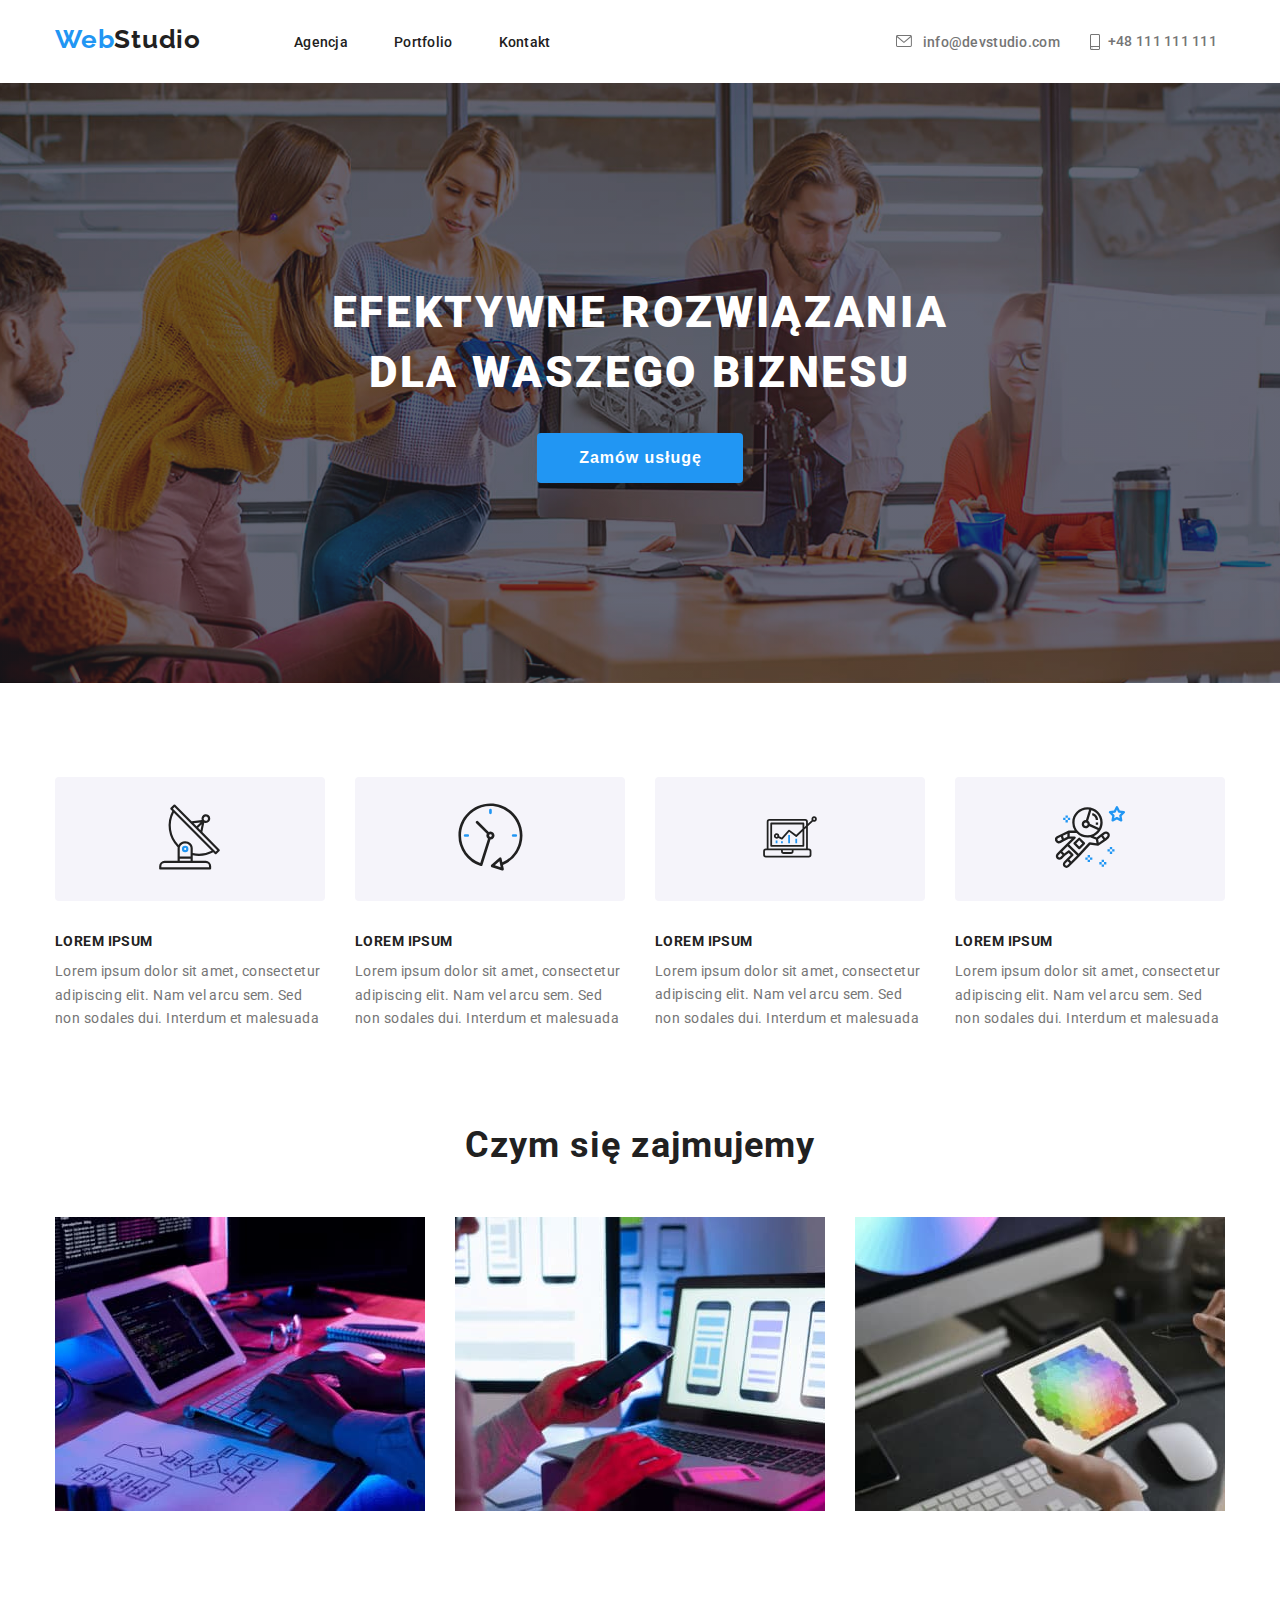
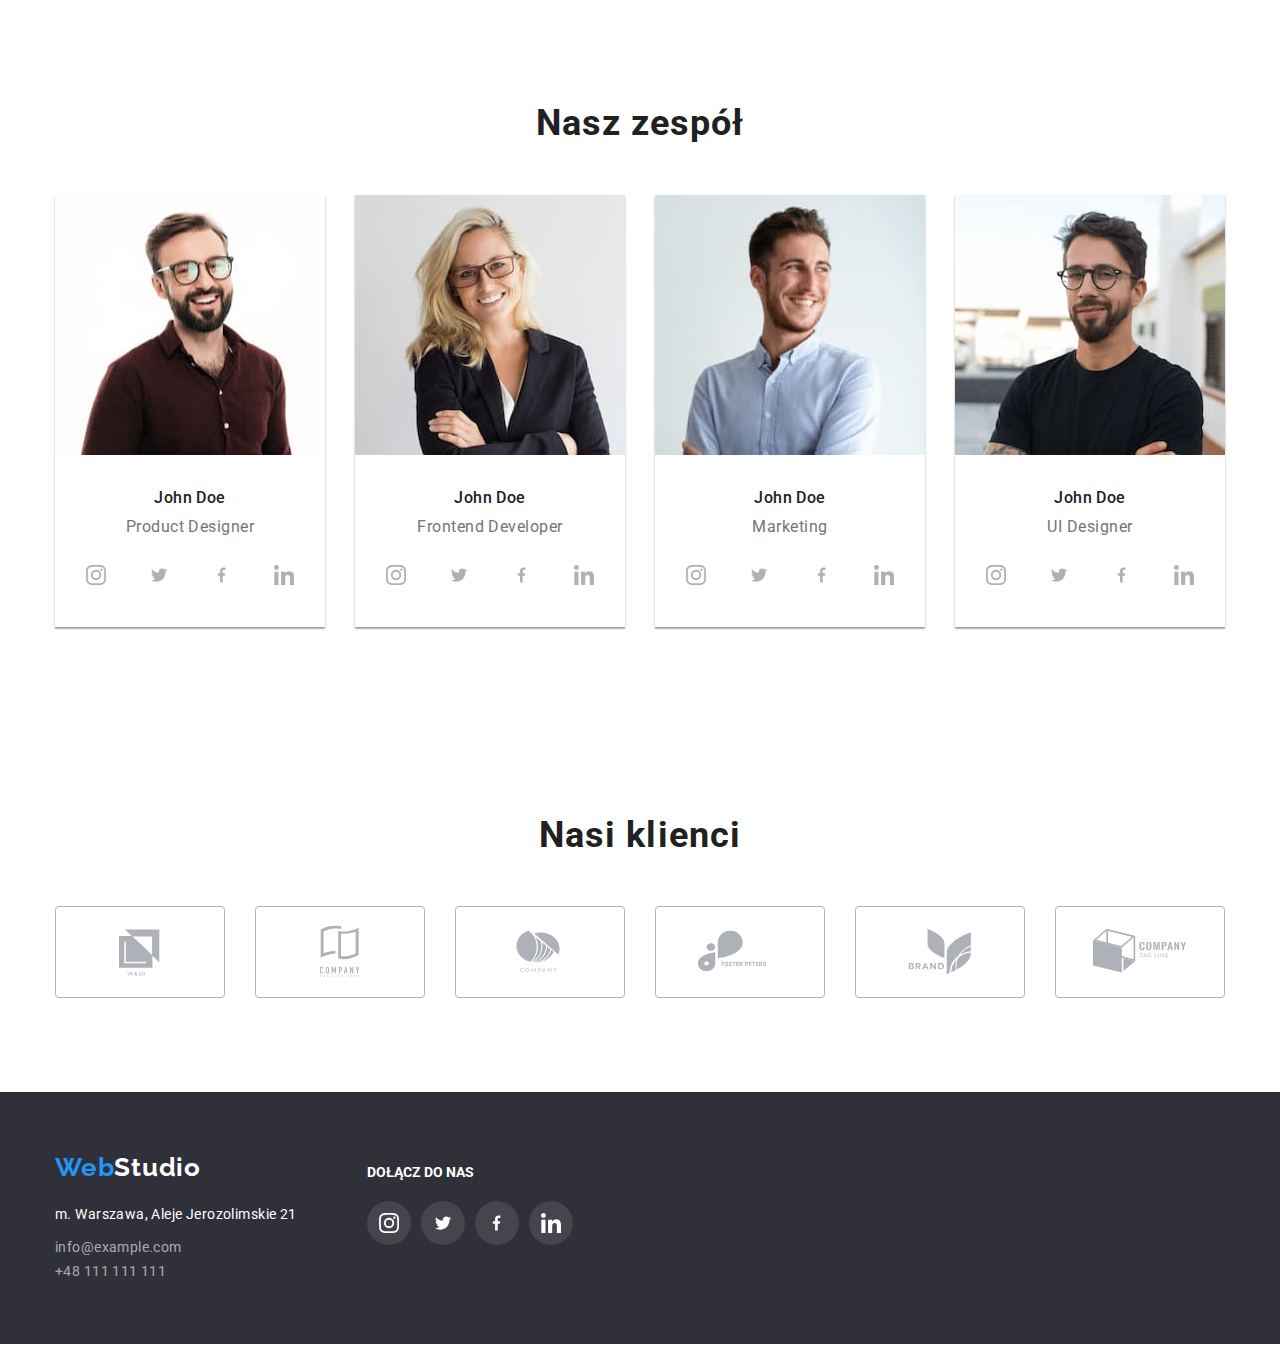
<file: index.html>
<!DOCTYPE html>
<html lang="pl">
  <head>
    <meta charset="UTF-8" />
    <meta http-equiv="X-UA-Compatible" content="IE=edge" />
    <meta name="viewport" content="width=device-width, initial-scale=1.0" />
    <title>WebStudio</title>
    <!--Google fonts links-->
    <link rel="preconnect" href="https://fonts.googleapis.com" />
    <link rel="preconnect" href="https://fonts.gstatic.com" crossorigin />
    <link
      href="https://fonts.googleapis.com/css2?family=Raleway:wght@700&family=Roboto:wght@400;500;700;900&display=swap"
      rel="stylesheet"
    />

    <!--End Google fonts links-->
    <link
      rel="stylesheet"
      href="https://cdnjs.cloudflare.com/ajax/libs/modern-normalize/1.1.0/modern-normalize.min.css"
      integrity="sha512-wpPYUAdjBVSE4KJnH1VR1HeZfpl1ub8YT/NKx4PuQ5NmX2tKuGu6U/JRp5y+Y8XG2tV+wKQpNHVUX03MfMFn9Q=="
      crossorigin="anonymous"
      referrerpolicy="no-referrer"
    />
    <link rel="stylesheet" href="./css/styles.css" />
  </head>
  <body>
    <header>
      <section class="header section">
        <div class="container">
          <a href="#" class="header-logo"
            ><span class="blue-element">Web</span>Studio</a
          >
          <nav>
            <ul class="list nav-list">
              <li><a href="./index.html" class="nav-item">Agencja</a></li>
              <li><a href="./portfolio.html" class="nav-item">Portfolio</a></li>
              <li><a href="#" class="nav-item">Kontakt</a></li>
            </ul>
          </nav>
          <ul class="list contacts-list">
            <li>
              <a href="mailto:info@devstudio.com" class="header-mail-link"
                ><svg class="contact-icon envelope" width="16px" height="12px">
                  <use href="./images/icons.svg#icon-envelope"></use>
                </svg>
                info@devstudio.com</a
              >
            </li>
            <li>
              <a href="tel:+48111111111" class="header-tel-link"
                ><svg
                  class="contact-icon smartphone"
                  width="10px"
                  height="16px"
                >
                  <use href="./images/icons.svg#icon-smartphone"></use>
                </svg>
                +48 111 111 111</a
              >
            </li>
          </ul>
        </div>
      </section>
    </header>
    <main>
      <!--HERO-->
      <section class="hero section">
        <h1 class="hero-head">Efektywne rozwiązania dla waszego biznesu</h1>
        <button type="button" class="hero-btn">Zamów usługę</button>
      </section>
      <!--OUR ASSETS-->
      <section class="our-assets section">
        <div class="container">
          <ul class="list our-assets-list">
            <li class="our-assets-item">
              <div class="assets-container antenna">
                <svg width="65px" height="70px">
                  <use href="./images/icons.svg#icon-antenna-1"></use>
                </svg>
              </div>
              <strong class="our-assets-text-headline">Lorem ipsum</strong>
              <p class="our-assets-text">
                Lorem ipsum dolor sit amet, consectetur adipiscing elit. Nam vel
                arcu sem. Sed non sodales dui. Interdum et malesuada
              </p>
            </li>
            <li class="our-assets-item">
              <div class="assets-container clock">
                <svg width="66.96" height="70">
                  <use href="./images/icons.svg#icon-clock-1"></use>
                </svg>
              </div>
              <strong class="our-assets-text-headline">Lorem ipsum</strong>
              <p class="our-assets-text">
                Lorem ipsum dolor sit amet, consectetur adipiscing elit. Nam vel
                arcu sem. Sed non sodales dui. Interdum et malesuada
              </p>
            </li>
            <li class="our-assets-item">
              <div class="assets-container diagram">
                <svg width="70" height="53.69">
                  <use href="./images/icons.svg#icon-diagram-1"></use>
                </svg>
              </div>
              <strong class="our-assets-text-headline">Lorem ipsum</strong>
              <p class="our-assets-text">
                Lorem ipsum dolor sit amet, consectetur adipiscing elit. Nam vel
                arcu sem. Sed non sodales dui. Interdum et malesuada
              </p>
            </li>
            <li class="our-assets-item">
              <div class="assets-container astronaut">
                <svg width="70" height="70">
                  <use href="./images/icons.svg#icon-astronaut-1"></use>
                </svg>
              </div>
              <strong class="our-assets-text-headline">Lorem ipsum</strong>
              <p class="our-assets-text">
                Lorem ipsum dolor sit amet, consectetur adipiscing elit. Nam vel
                arcu sem. Sed non sodales dui. Interdum et malesuada
              </p>
            </li>
          </ul>
        </div>
      </section>

      <!--Czym się zajmujemy-->
      <section class="our-profession section">
        <div class="container">
          <h2 class="our-profession-headline">Czym się zajmujemy</h2>

          <ul class="list our-profession-list">
            <li>
              <img
                src="images/what_we_do/what_we_do_img1.jpg"
                alt="hands on keyboard"
                width="370"
                height="294"
              />
            </li>
            <li>
              <img
                src="images/what_we_do/what_we_do_img2.jpg"
                alt="hand holding smartphone"
                width="370"
                height="294"
              />
            </li>
            <li>
              <img
                src="images/what_we_do/what_we_do_img3.jpg"
                alt="hands holding tablet"
                width="370"
                height="294"
              />
            </li>
          </ul>
        </div>
      </section>

      <!--Nasz zespół-->

      <section class="section our-team-section">
        <div class="container">
          <h2 class="our-team-headline">Nasz zespół</h2>

          <ul class="list our-team-list">
            <li>
              <article class="our-team-list-item">
                <img
                  src="images/our_team/our_team_img1.jpg"
                  alt="Product Designer"
                  width="270"
                  height="260"
                />
                <h3 class="team-member">John Doe</h3>
                <p class="team-position">Product Designer</p>

                <ul class="sm-icons-list">
                  <li class="sm-list-item">
                    <a href="#" class="sm-team-link">
                      <svg class="sm-icon" width="20" height="20">
                        <use href="./images/icons.svg#icon-instagram-2"></use>
                      </svg>
                    </a>
                  </li>
                  <li class="sm-list-item">
                    <a href="#" class="sm-team-link">
                      <svg class="sm-icon" width="20" height="16.25">
                        <use href="./images/icons.svg#icon-twitter-1"></use>
                      </svg>
                    </a>
                  </li>
                  <li class="sm-list-item">
                    <a href="#" class="sm-team-link">
                      <svg class="sm-icon" width="15" height="20">
                        <use href="./images/icons.svg#icon-facebook-1"></use>
                      </svg>
                    </a>
                  </li>
                  <li class="sm-list-item">
                    <a href="#" class="sm-team-link">
                      <svg class="sm-icon" width="20" height="20">
                        <use href="./images/icons.svg#icon-linkedin-1"></use>
                      </svg>
                    </a>
                  </li>
                </ul>
              </article>
            </li>
            <li>
              <article class="our-team-list-item">
                <img
                  src="images/our_team/our_team_img2.jpg"
                  alt="Frontend Developer"
                  width="270"
                  height="260"
                />
                <h3 class="team-member">John Doe</h3>
                <p class="team-position">Frontend Developer</p>
                <ul class="sm-icons-list">
                  <li class="sm-list-item">
                    <a href="#" class="sm-team-link">
                      <svg class="sm-icon" width="20" height="20">
                        <use href="./images/icons.svg#icon-instagram-2"></use>
                      </svg>
                    </a>
                  </li>
                  <li class="sm-list-item">
                    <a href="#" class="sm-team-link">
                      <svg class="sm-icon" width="20" height="16.25">
                        <use href="./images/icons.svg#icon-twitter-1"></use>
                      </svg>
                    </a>
                  </li>
                  <li class="sm-list-item">
                    <a href="#" class="sm-team-link">
                      <svg class="sm-icon" width="15" height="20">
                        <use href="./images/icons.svg#icon-facebook-1"></use>
                      </svg>
                    </a>
                  </li>
                  <li class="sm-list-item">
                    <a href="#" class="sm-team-link">
                      <svg class="sm-icon" width="20" height="20">
                        <use href="./images/icons.svg#icon-linkedin-1"></use>
                      </svg>
                    </a>
                  </li>
                </ul>
              </article>
            </li>
            <li>
              <article class="our-team-list-item">
                <img
                  src="images/our_team/our_team_img3.jpg"
                  alt="Marketing"
                  width="270"
                  height="260"
                />
                <h3 class="team-member">John Doe</h3>
                <p class="team-position">Marketing</p>
                <ul class="sm-icons-list">
                  <li class="sm-list-item">
                    <a href="#" class="sm-team-link">
                      <svg class="sm-icon" width="20" height="20">
                        <use href="./images/icons.svg#icon-instagram-2"></use>
                      </svg>
                    </a>
                  </li>
                  <li class="sm-list-item">
                    <a href="#" class="sm-team-link">
                      <svg class="sm-icon" width="20" height="16.25">
                        <use href="./images/icons.svg#icon-twitter-1"></use>
                      </svg>
                    </a>
                  </li>
                  <li class="sm-list-item">
                    <a href="#" class="sm-team-link">
                      <svg class="sm-icon" width="15" height="20">
                        <use href="./images/icons.svg#icon-facebook-1"></use>
                      </svg>
                    </a>
                  </li>
                  <li class="sm-list-item">
                    <a href="#" class="sm-team-link">
                      <svg class="sm-icon" width="20" height="20">
                        <use href="./images/icons.svg#icon-linkedin-1"></use>
                      </svg>
                    </a>
                  </li>
                </ul>
              </article>
            </li>
            <li>
              <article class="our-team-list-item">
                <img
                  src="images/our_team/our_team_img4.jpg"
                  alt="UI Designer"
                  width="270"
                  height="260"
                />
                <h3 class="team-member">John Doe</h3>
                <p class="team-position">UI Designer</p>
                <ul class="sm-icons-list">
                  <li class="sm-list-item">
                    <a href="#" class="sm-team-link">
                      <svg class="sm-icon" width="20" height="20">
                        <use href="./images/icons.svg#icon-instagram-2"></use>
                      </svg>
                    </a>
                  </li>
                  <li class="sm-list-item">
                    <a href="#" class="sm-team-link">
                      <svg class="sm-icon" width="20" height="16.25">
                        <use href="./images/icons.svg#icon-twitter-1"></use>
                      </svg>
                    </a>
                  </li>
                  <li class="sm-list-item">
                    <a href="#" class="sm-team-link">
                      <svg class="sm-icon" width="15" height="20">
                        <use href="./images/icons.svg#icon-facebook-1"></use>
                      </svg>
                    </a>
                  </li>
                  <li class="sm-list-item">
                    <a href="#" class="sm-team-link">
                      <svg class="sm-icon" width="20" height="20">
                        <use href="./images/icons.svg#icon-linkedin-1"></use>
                      </svg>
                    </a>
                  </li>
                </ul>
              </article>
            </li>
          </ul>
        </div>
      </section>

      <!--Nasi klienci-->

      <section class="section our-clients-section">
        <div class="container">
          <h2 class="our-clients-headline">Nasi klienci</h2>
          <ul class="our-clients-icons list">
            <li>
              <a href="#" class="clients-link">
                <svg class="clients-icon" width="106" height="60">
                  <use href="./images/icons.svg#icon-Logo1"></use>
                </svg>
              </a>
            </li>
            <li>
              <a href="#" class="clients-link">
                <svg class="clients-icon" width="106" height="60">
                  <use href="./images/icons.svg#icon-Logo2"></use>
                </svg>
              </a>
            </li>
            <li>
              <a href="#" class="clients-link">
                <svg class="clients-icon" width="106" height="60">
                  <use href="./images/icons.svg#icon-Logo3"></use>
                </svg>
              </a>
            </li>
            <li>
              <a href="#" class="clients-link">
                <svg class="clients-icon" width="106" height="60">
                  <use href="./images/icons.svg#icon-Logo4">s</use>
                </svg>
              </a>
            </li>
            <li>
              <a href="#" class="clients-link">
                <svg class="clients-icon" width="106" height="60">
                  <use href="./images/icons.svg#icon-Logo5"></use>
                </svg>
              </a>
            </li>
            <li>
              <a href="#" class="clients-link">
                <svg class="clients-icon" width="106" height="60">
                  <use href="./images/icons.svg#icon-Logo6"></use>
                </svg>
              </a>
            </li>
          </ul>
        </div>
      </section>
    </main>

    <!--Footer-->

    <footer class="footer">
      <div class="container">
        <div class="footer-logo-container">
          <a href="#" class="footer-logo"
            ><span class="blue-element">Web</span>Studio</a
          >
          <address class="address">m. Warszawa, Aleje Jerozolimskie 21</address>
          <a href="mailto:info@example.com" class="agency-footer-mail"
            >info@example.com</a
          >
          <div>
            <a href="tel:+48111111111" class="footer-tel-link"
              >+48 111 111 111</a
            >
          </div>
        </div>
        <div class="sm-footer-icons">
          <p class="footer-join-us">Dołącz do nas</p>
          <ul class="footer-sm list">
            <li class="footer-sm-list-item">
              <a href="#" class="ftr-sm-link">
                <svg class="ftr-sm" width="20" height="20">
                  <use href="./images/icons.svg#icon-instagram-2"></use>
                </svg>
              </a>
            </li>
            <li class="footer-sm-list-item">
              <a href="#" class="ftr-sm-link">
                <svg class="ftr-sm" width="20" height="16.25">
                  <use href="./images/icons.svg#icon-twitter-1"></use>
                </svg>
              </a>
            </li>
            <li class="footer-sm-list-item">
              <a href="#" class="ftr-sm-link">
                <svg class="ftr-sm" width="15" height="20">
                  <use href="./images/icons.svg#icon-facebook-1"></use>
                </svg>
              </a>
            </li>
            <li class="footer-sm-list-item">
              <a href="#" class="ftr-sm-link">
                <svg class="ftr-sm" width="20" height="20">
                  <use href="./images/icons.svg#icon-linkedin-1"></use>
                </svg>
              </a>
            </li>
          </ul>
        </div>
      </div>
    </footer>
  </body>
</html>
</file>
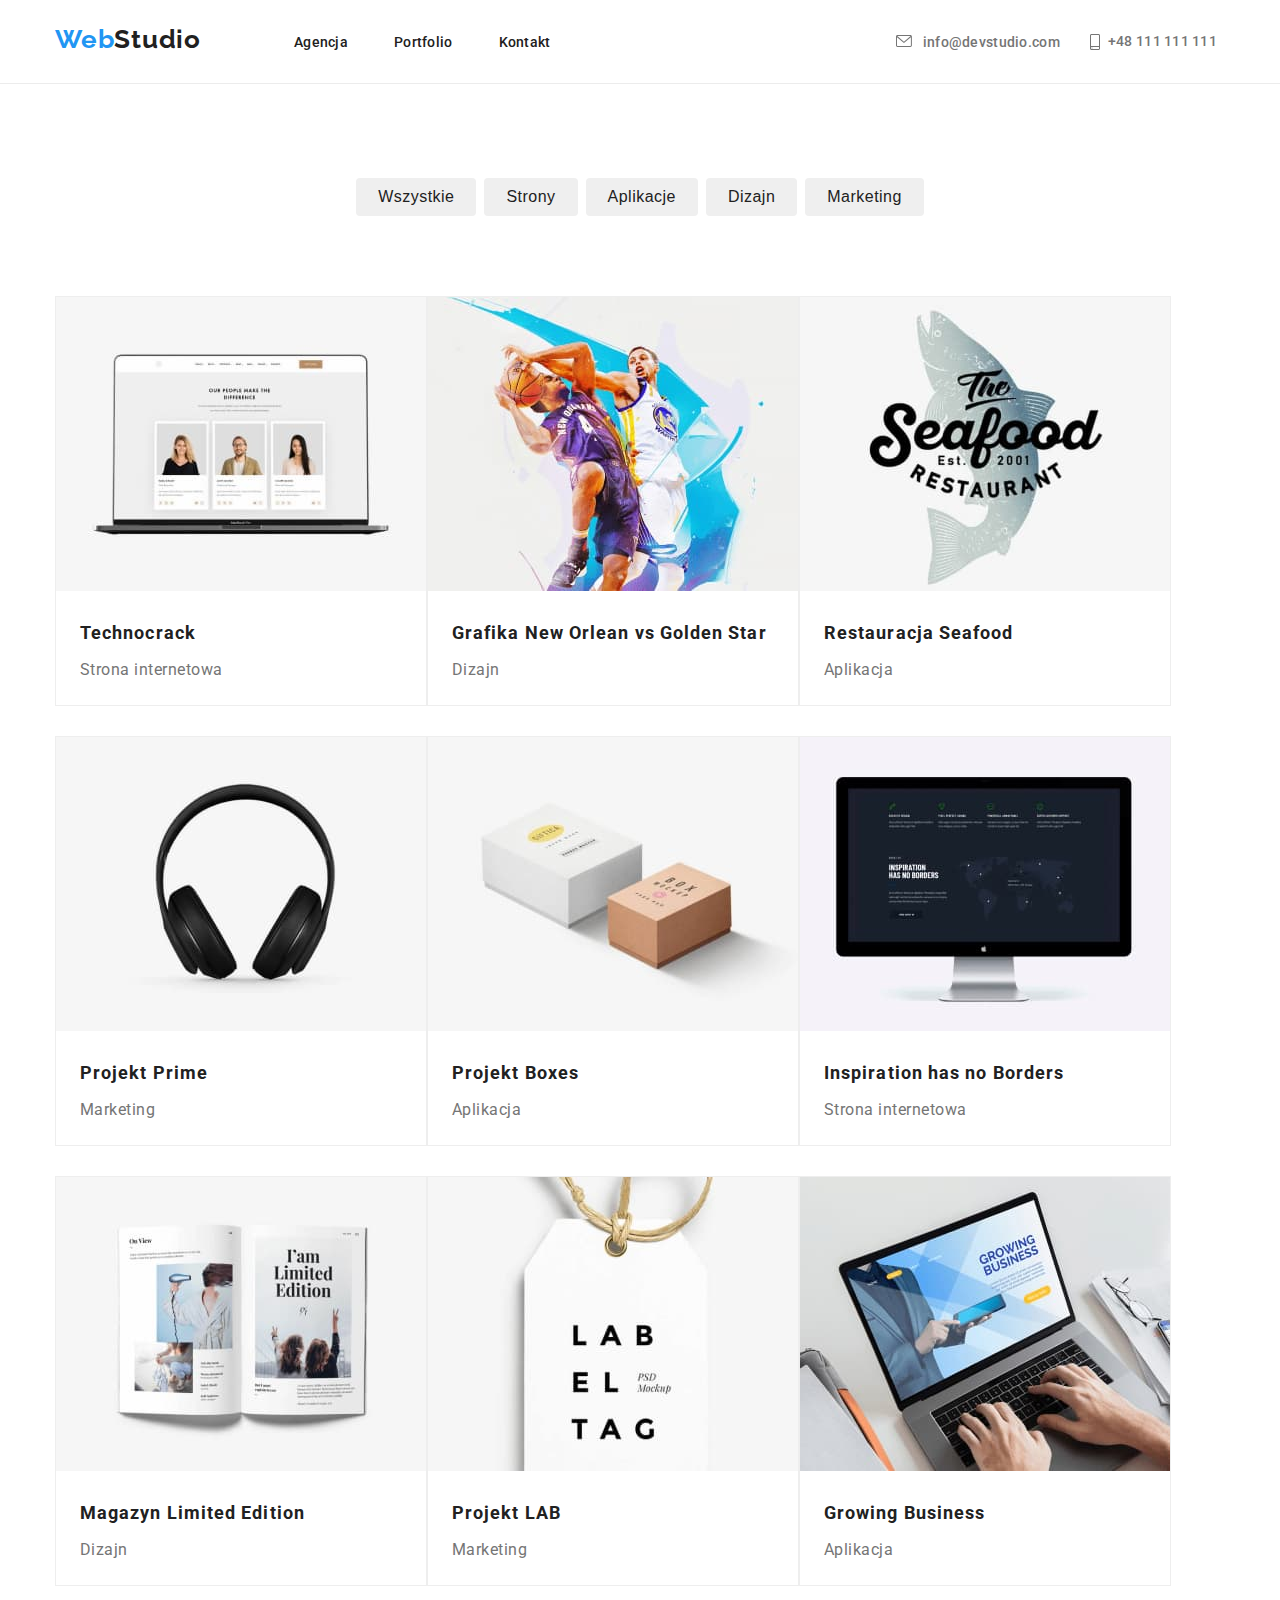
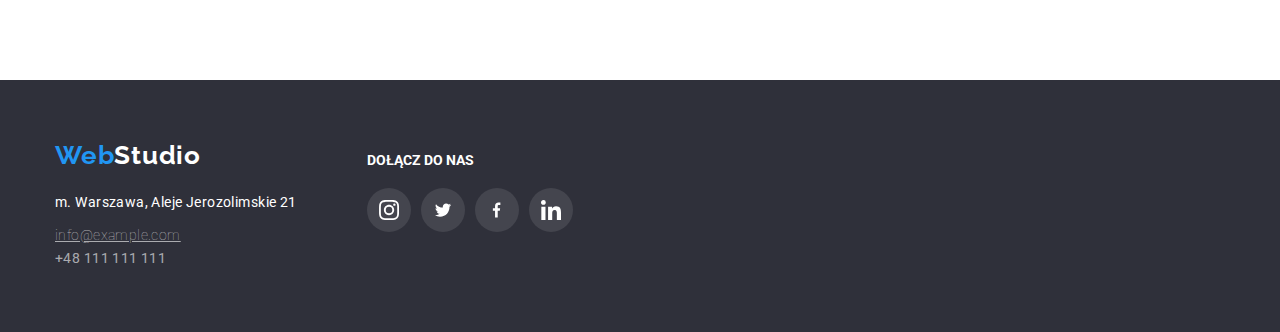
<file: portfolio.html>
<!DOCTYPE html>
<html lang="pl">
  <head>
    <meta charset="UTF-8" />
    <meta http-equiv="X-UA-Compatible" content="IE=edge" />
    <meta name="viewport" content="width=device-width, initial-scale=1.0" />
    <title>Portfolio</title>
    <!--Google fonts links-->
    <link rel="preconnect" href="https://fonts.googleapis.com" />
    <link rel="preconnect" href="https://fonts.gstatic.com" crossorigin />
    <link
      href="https://fonts.googleapis.com/css2?family=Raleway:wght@700&family=Roboto:wght@400;500;700;900&display=swap"
      rel="stylesheet"
    />

    <!--End Google fonts links-->
    <link rel="stylesheet" href="./css/styles.css" />
  </head>
  <body>
    <header>
      <section class="header section">
        <div class="container">
          <a href="#" class="header-logo"
            ><span class="blue-element">Web</span>Studio</a
          >
          <nav>
            <ul class="list nav-list">
              <li><a href="./index.html" class="nav-item">Agencja</a></li>
              <li><a href="./portfolio.html" class="nav-item">Portfolio</a></li>
              <li><a href="#" class="nav-item">Kontakt</a></li>
            </ul>
          </nav>
          <ul class="list contacts-list">
            <li>
              <a href="mailto:info@devstudio.com" class="header-mail-link"
                ><svg class="contact-icon envelope" width="16px" height="12px">
                  <use href="./images/icons.svg#icon-envelope"></use>
                </svg>
                info@devstudio.com</a
              >
            </li>
            <li>
              <a href="tel:+48111111111" class="header-tel-link"
                ><svg
                  class="contact-icon smartphone"
                  width="10px"
                  height="16px"
                >
                  <use href="./images/icons.svg#icon-smartphone"></use>
                </svg>
                +48 111 111 111</a
              >
            </li>
          </ul>
        </div>
      </section>
    </header>
    <main>
      <!--Filters-->

      <section class="section filters-section">
        <div class="container">
          <ul class="list filters-btn-list">
            <li>
              <button type="button" class="filters-btn">Wszystkie</button>
            </li>
            <li><button type="button" class="filters-btn">Strony</button></li>
            <li>
              <button type="button" class="filters-btn">Aplikacje</button>
            </li>
            <li><button type="button" class="filters-btn">Dizajn</button></li>

            <li>
              <button type="button" class="filters-btn">Marketing</button>
            </li>
          </ul>
        </div>
      </section>

      <!--Projects-->
      <section class="section projects-section">
        <div class="container">
          <ul class="list projects-list">
            <li class="projects-list-item">
              <figure>
                <img
                  src="images/portfolio/portfolio_img1.jpg"
                  alt="laptop screen"
                  width="370"
                  height="294"
                />
                <figcaption>
                  <hgroup>
                    <h3 class="projects-pic-title">Technocrack</h3>
                    <p class="projects-description">Strona internetowa</p>
                  </hgroup>
                </figcaption>
              </figure>
            </li>

            <li class="projects-list-item">
              <figure>
                <img
                  src="images/portfolio/portfolio_img2.jpg"
                  alt="basketball players"
                  width="370"
                  height="294"
                />
                <figcaption>
                  <hgroup>
                    <h3 class="projects-pic-title">
                      Grafika New Orlean vs Golden Star
                    </h3>
                    <p class="projects-description">Dizajn</p>
                  </hgroup>
                </figcaption>
              </figure>
            </li>
            <li class="projects-list-item">
              <figure>
                <img
                  src="images/portfolio/portfolio_img3.jpg"
                  alt="restaurant logo"
                  width="370"
                  height="294"
                />
                <figcaption>
                  <hgroup>
                    <h3 class="projects-pic-title">Restauracja Seafood</h3>
                    <p class="projects-description">Aplikacja</p>
                  </hgroup>
                </figcaption>
              </figure>
            </li>
            <li class="projects-list-item">
              <figure>
                <img
                  src="images/portfolio/portfolio_img4.jpg"
                  alt="headphones"
                  width="370"
                  height="294"
                />
                <figcaption>
                  <hgroup>
                    <h3 class="projects-pic-title">Projekt Prime</h3>
                    <p class="projects-description">Marketing</p>
                  </hgroup>
                </figcaption>
              </figure>
            </li>
            <li class="projects-list-item">
              <figure>
                <img
                  src="images/portfolio/portfolio_img5.jpg"
                  alt="boxes"
                  width="370"
                  height="294"
                />
                <figcaption>
                  <hgroup>
                    <h3 class="projects-pic-title">Projekt Boxes</h3>
                    <p class="projects-description">Aplikacja</p>
                  </hgroup>
                </figcaption>
              </figure>
            </li>
            <li class="projects-list-item">
              <figure>
                <img
                  src="images/portfolio/portfolio_img6.jpg"
                  alt="screen"
                  width="370"
                  height="294"
                />
                <figcaption>
                  <hgroup>
                    <h3 class="projects-pic-title">
                      Inspiration has no Borders
                    </h3>
                    <p class="projects-description">Strona internetowa</p>
                  </hgroup>
                </figcaption>
              </figure>
            </li>
            <li class="projects-list-item">
              <figure>
                <img
                  src="images/portfolio/portfolio_img7.jpg"
                  alt="magazine"
                  width="370"
                  height="294"
                />
                <figcaption>
                  <hgroup>
                    <h3 class="projects-pic-title">Magazyn Limited Edition</h3>
                    <p class="projects-description">Dizajn</p>
                  </hgroup>
                </figcaption>
              </figure>
            </li>
            <li class="projects-list-item">
              <figure>
                <img
                  src="images/portfolio/portfolio_img8.jpg"
                  alt="label tag"
                  width="370"
                  height="294"
                />
                <figcaption>
                  <hgroup>
                    <h3 class="projects-pic-title">Projekt LAB</h3>
                    <p class="projects-description">Marketing</p>
                  </hgroup>
                </figcaption>
              </figure>
            </li>
            <li class="projects-list-item">
              <figure>
                <img
                  src="images/portfolio/portfolio_img9.jpg"
                  alt="hands on laptop"
                  width="370"
                  height="294"
                />
                <figcaption>
                  <hgroup>
                    <h3 class="projects-pic-title">Growing Business</h3>
                    <p class="projects-description">Aplikacja</p>
                  </hgroup>
                </figcaption>
              </figure>
            </li>
          </ul>
        </div>
      </section>
    </main>

    <!--Portfolio Footer-->

    <footer class="footer">
      <div class="container">
        <div class="footer-logo-container">
          <a href="#" class="footer-logo"
            ><span class="blue-element">Web</span>Studio</a
          >
          <address class="address">m. Warszawa, Aleje Jerozolimskie 21</address>
          <a href="mailto:info@example.com" class="portfolio-footer-mail"
            >info@example.com</a
          >
          <div>
            <a href="tel:+48111111111" class="footer-tel-link"
              >+48 111 111 111</a
            >
          </div>
        </div>
        <div class="sm-footer-icons">
          <p class="footer-join-us">Dołącz do nas</p>
          <ul class="footer-sm list">
            <li class="footer-sm-list-item">
              <a href="#" class="ftr-sm-link">
                <svg class="ftr-sm" width="20" height="20">
                  <use href="./images/icons.svg#icon-instagram-2"></use>
                </svg>
              </a>
            </li>
            <li class="footer-sm-list-item">
              <a href="#" class="ftr-sm-link">
                <svg class="ftr-sm" width="20" height="16.25">
                  <use href="./images/icons.svg#icon-twitter-1"></use>
                </svg>
              </a>
            </li>
            <li class="footer-sm-list-item">
              <a href="#" class="ftr-sm-link">
                <svg class="ftr-sm" width="15" height="20">
                  <use href="./images/icons.svg#icon-facebook-1"></use>
                </svg>
              </a>
            </li>
            <li class="footer-sm-list-item">
              <a href="#" class="ftr-sm-link">
                <svg class="ftr-sm" width="20" height="20">
                  <use href="./images/icons.svg#icon-linkedin-1"></use>
                </svg>
              </a>
            </li>
          </ul>
        </div>
      </div>
    </footer>
  </body>
</html>
</file>
<file: css/styles.css>
:root {
  --primary-color: #212121;
  --text-color: #757575;
  --header-contacts-color: rgba(117, 117, 117, 1);
  --selection-color: #2196f3;
  --background-color: #2f303a;
  --assets-icon-bg: #f5f4fa;
  --bg-overlay-color: rgba(47, 48, 58, 0.4);
  --hero-font-color: #ffffff;
  --footer-logo-address-color: rgba(255, 255, 255, 1);
  --footer-links-color: rgba(255, 255, 255, 0.6);

  --icon-color: rgba(175, 177, 184, 1);
  --footer-icons-bg: rgba(255, 255, 255, 0.1);
}

*,
*::before,
*::after {
  box-sizing: border-box;
}
* {
  margin: 0;
}

body {
  font-family: "Roboto", sans-serif, "Raleway", sans-serif;
  color: var(--primary-color);
}

.container {
  width: 1200px;
  padding: 0 15px;
  margin: 0 auto;
}
/* HEADER */

.header > .container {
  display: flex;

  margin: 0 auto;
}

.header-logo {
  font-family: "Raleway";
  font-weight: 700;
  font-size: 26px;
  line-height: 1.19;
  letter-spacing: 0.03em;
  text-decoration: none;
  color: var(--primary-color);
  margin-top: 24px;
  margin-bottom: 25px;
  margin-right: 93px;
}

.blue-element {
  color: #2196f3;
}

.list {
  list-style: none;
}

.nav-list {
  display: flex;
  gap: 46px;
  padding: 0;
  margin-top: 32px;
  margin-bottom: 32px;
  margin-right: 345px;
}

.nav-item {
  font-weight: 500;
  font-size: 14px;
  line-height: 1.14;
  letter-spacing: 0.02em;
  text-decoration: none;
  color: var(--primary-color);
}

.nav-item:hover,
.nav-item:focus {
  color: var(--selection-color);
}
.contacts-list {
  display: flex;
  gap: 30px;
  padding: 0;
  margin-top: 32px;
  margin-bottom: 32px;
  align-items: center;
}

.header-tel-link,
.header-mail-link {
  font-family: "Roboto";
  font-weight: 500;
  font-size: 14px;
  line-height: 1.14;
  letter-spacing: 0.02em;
  text-decoration: none;
  color: var(--header-contacts-color);
}
.header-tel-link {
  display: flex;
  align-items: center;
}
.contact-icon {
  margin-right: 8px;
  fill: currentColor;
}

.header-tel-link:hover,
.header-tel-link:focus,
.header-tel-link:active {
  color: var(--selection-color);
  fill: var(--selection-color);
}
.contact-icon:hover,
.contact-icon:focus,
.contact-icon:active {
  fill: currentColor;
}

.header-mail-link:hover,
.header-mail-link:focus,
.header-mail-link:active {
  color: var(--selection-color);
}

/* HERO */

.hero {
  color: var(--hero-font-color);
  background-image: linear-gradient(
      to bottom,
      var(--bg-overlay-color),
      var(--bg-overlay-color)
    ),
    url(../images/background.png);
  background-position: center;
  background-size: 1600px;
  background-repeat: no-repeat;

  padding: 200px 94px;
}

.hero-head {
  font-weight: 900;
  font-size: 44px;
  line-height: 1.36;
  text-align: center;
  letter-spacing: 0.06em;
  text-transform: uppercase;
  margin: 0 auto;
  width: 696px;
  padding-bottom: 30px;
}

.hero-btn {
  font-weight: 700;
  font-size: 16px;
  line-height: 1.87;
  align-items: center;
  text-align: center;
  letter-spacing: 0.06em;
  background-color: var(--selection-color);
  border: none;
  border-radius: 4px;
  color: var(--hero-font-color);
  cursor: pointer;
  margin: 0 auto;
  padding-top: 10px;
  padding-bottom: 10px;
  padding-right: 41px;
  padding-left: 42px;
  display: flex;
  justify-content: center;
}

/* OUR ASSETS */

.our-assets {
  padding-top: 94px;
  padding-bottom: 94px;
}
.our-assets > .container {
  margin: 0 auto;
}
.assets-container {
  width: 270px;
  background-color: var(--assets-icon-bg);
  border-radius: 4px;
  margin-bottom: 30px;
}

.antenna {
  padding: 25px 102.34px;
}

.clock {
  padding: 25px 101.5px;
}
.diagram {
  padding-top: 33.2px;
  padding-bottom: 33.1px;
  padding-left: 100px;
  padding-right: 100px;
}

.astronaut {
  padding: 25px 100px;
}
.our-assets-list {
  display: flex;
  flex-wrap: wrap;
  gap: 30px;
  padding: 0;
}

.our-assets-item {
  flex-basis: calc((100% - 90px) / 4);
}
.our-assets-item p {
  margin-top: 10px;
}

.our-assets-text-headline {
  font-weight: 700;
  font-size: 14px;
  line-height: 1.14;
  letter-spacing: 0.03em;
  text-transform: uppercase;

  color: var(--primary-color);
}

.our-assets-text {
  font-size: 14px;
  line-height: 1.71;
  letter-spacing: 0.03em;

  color: var(--text-color);
}

/* CZYM SIĘ ZAJMUJEMY */

.our-profession {
  padding-bottom: 94px;
}

.our-profession > .container {
  margin: 0 auto;
}

.our-profession-list {
  display: flex;
  flex-wrap: wrap;
  gap: 30px;
  margin-top: 50px;
  padding: 0;
}
.our-profession-headline {
  font-weight: 700;
  font-size: 36px;
  line-height: 1.16;
  text-align: center;
  letter-spacing: 0.03em;
  color: var(--primary-color);
  margin: 0 auto;
}

/* NASZ ZESPÓŁ */

.our-team-section {
  background-color: var(--hero-font-color);
  padding-top: 94px;
  padding-bottom: 94px;
}

.our-team-section .container {
  margin: 0 auto;
}

.our-team-headline {
  font-weight: 700;
  font-size: 36px;
  line-height: 1.16;
  text-align: center;
  letter-spacing: 0.03em;
  color: var(--primary-color);
  margin: 0 auto 50px;
}

.our-team-list {
  display: flex;
  justify-content: center;
  gap: 30px;
  padding: 0;
}

.our-team-list-item {
  flex-basis: calc((100%-90px) / 4);
  box-shadow: 0px 1px 3px rgba(0, 0, 0, 0.12), 0px 1px 1px rgba(0, 0, 0, 0.14),
    0px 2px 1px rgba(0, 0, 0, 0.2);
}

.team-member {
  font-weight: 500;
  font-size: 16px;
  line-height: 1.18;
  letter-spacing: 0.03em;

  color: var(--primary-color);
  text-align: center;
  margin: 30px 99px 10px 99px;
}

.team-position {
  font-size: 16px;
  line-height: 1.18;
  letter-spacing: 0.03em;
  color: var(--text-color);
  text-align: center;
}
.sm-icons-list {
  list-style: none;
  display: flex;
  justify-content: space-evenly;
  padding-left: 0;
  padding-top: 16px;
  padding-bottom: 30px;
}

.sm-list-item {
  display: flex;
  justify-content: center;
  align-items: center;
}

.sm-team-link {
  display: flex;
  width: 44px;
  height: 44px;
  justify-content: center;
  align-items: center;
}
.sm-team-link:hover {
  border-radius: 50%;
  background-color: var(--selection-color);
}

.sm-team-link:hover > .sm-icon {
  fill: var(--footer-logo-address-color);
}

.sm-team-link:focus {
  outline: none;
  border-radius: 50%;
  background-color: var(--selection-color);
}
.sm-team-link:focus > .sm-icon {
  fill: var(--footer-logo-address-color);
}

.sm-icon {
  fill: var(--icon-color);
}

/* NASI KLIENCI */

.our-clients-section {
  padding-top: 94px;
  padding-bottom: 94px;
}

.our-clients-headline {
  font-weight: 700;
  font-size: 36px;
  line-height: 1.16;
  text-align: center;
  letter-spacing: 0.03em;
  color: var(--primary-color);
}
.clients-link {
  width: 170px;
  height: 92px;
  display: flex;
  justify-content: center;
  align-items: center;
  border: 1px solid #afb1b8;
  border-radius: 4px;
}
.clients-link:hover,
.clients-link:active {
  border-color: var(--selection-color);
}
.clients-link:focus {
  outline: none;
  border: 1px solid var(--selection-color);
  border-radius: 4px;
}
.clients-link:hover > .clients-icon {
  fill: var(--selection-color);
}
.clients-link:focus > .clients-icon {
  fill: var(--selection-color);
}
.clients-link:active > .clients-icon {
  fill: var(--selection-color);
}
.our-clients-icons {
  display: flex;
  gap: 30px;
  padding-left: 0;
  padding-top: 50px;
}

.clients-icon {
  fill: var(--icon-color);
}

/* FOOTER */

.footer {
  background-color: var(--background-color);
  height: 252px;
  padding-top: 60px;
  padding-bottom: 60px;
}

.footer .container {
  margin: 0 auto;
  width: 1200px;

  display: flex;
}

.sm-footer-icons {
  display: flex;
  flex-direction: column;
}
.footer-sm {
  display: flex;
  gap: 10px;
  padding-left: 0;
  padding-top: 20px;
}
.sm-footer-icons {
  padding-top: 12px;
  padding-bottom: 100px;
  padding-left: 70px;
}
.ftr-sm-link {
  background-color: var(--footer-icons-bg);
  border-radius: 50%;
  width: 44px;
  height: 44px;
  display: flex;
  justify-content: center;
  align-items: center;
}
.ftr-sm-link:hover {
  background-color: var(--selection-color);
}
.ftr-sm-link:focus {
  outline: none;
  background-color: var(--selection-color);
}

.footer-join-us {
  font-size: 14px;
  line-height: 1.17;
  font-weight: 700;
  text-transform: uppercase;
  color: var(--footer-logo-address-color);
}
.ftr-sm {
  fill: var(--footer-logo-address-color);
}
.footer-logo {
  font-family: "Raleway";
  font-weight: 700;
  font-size: 26px;
  line-height: 1.19;
  letter-spacing: 0.03em;
  color: var(--footer-logo-address-color);
  text-decoration: none;
  padding-bottom: 20px;
  display: flex;
}
.address {
  font-size: 14px;
  line-height: 1.71;
  letter-spacing: 0.03em;
  font-style: normal;
  color: var(--footer-logo-address-color);
  padding-bottom: 9px;
}
.agency-footer-mail {
  padding-bottom: 9px;
}
.footer-tel-link,
.agency-footer-mail {
  font-size: 14px;
  line-height: 1.71;
  letter-spacing: 0.03em;
  text-decoration: none;
  color: var(--footer-links-color);
}

.footer-tel-link:hover,
.footer-tel-link:focus {
  color: var(--selection-color);
}

.agency-footer-mail:hover,
.agency-footer-mail:focus {
  color: var(--selection-color);
}

/* PORTFOLIO FILTERS */

.filters-section {
  border-top: 1px solid #ececec;
}

.filters-btn-list {
  display: flex;
  justify-content: center;
  padding: 0;
}

.filters-section .container {
  padding-top: 94px;
  padding-bottom: 50px;
  margin: 0 auto;
}

.filters-btn {
  font-weight: 500;
  font-size: 16px;
  line-height: 1.62;
  text-align: center;
  letter-spacing: 0.03em;
  color: var(--primary-color);
  border: none;
  cursor: pointer;
  margin: 0 4px;
  border-radius: 4px;
  padding: 6px 22px 6px 22px;
}

.filters-btn:hover,
.filters-btn:focus {
  background-color: var(--selection-color);
  color: var(--hero-font-color);
  box-shadow: 0px 3px 1px rgba(0, 0, 0, 0.1), 0px 1px 2px rgba(0, 0, 0, 0.08),
    0px 2px 2px rgba(0, 0, 0, 0.12);
}

/* PROJECTS */

.projects-section {
  padding-bottom: 94px;
}

.projects-section .container {
  margin: 0 auto;
  display: flex;
}

.projects-list {
  display: flex;
  flex-wrap: wrap;
  padding: 0;
}

.projects-list-item {
  display: flex;
  flex-basis: calc((100%-60px) / 3);
}

figure {
  border: 1px solid #eeeeee;
  margin-top: 30px;
}

figure:hover {
  box-shadow: 0px 1px 1px rgba(0, 0, 0, 0.12), 0px 4px 4px rgba(0, 0, 0, 0.06),
    1px 4px 6px rgba(0, 0, 0, 0.16);
}

.projects-pic-title {
  font-weight: 700;
  font-size: 18px;
  line-height: 2;
  letter-spacing: 0.06em;
  color: var(--primary-color);
  margin: 20px 24px 4px 24px;
}

.projects-description {
  font-size: 16px;
  line-height: 1.87;
  letter-spacing: 0.03em;
  color: var(--text-color);
  margin: 0 24px 20px 24px;
}

/*PORTFOLIO FOOTER */

.portfolio-footer-mail {
  font-weight: 14;
  font-style: normal;
  font-size: 14px;
  line-height: 1.71;
  letter-spacing: 0.03em;
  text-decoration-line: underline;
  color: var(--footer-links-color);
}

.portfolio-footer-mail:hover,
.portfolio-footer-mail:focus {
  color: var(--selection-color);
}
</file>
